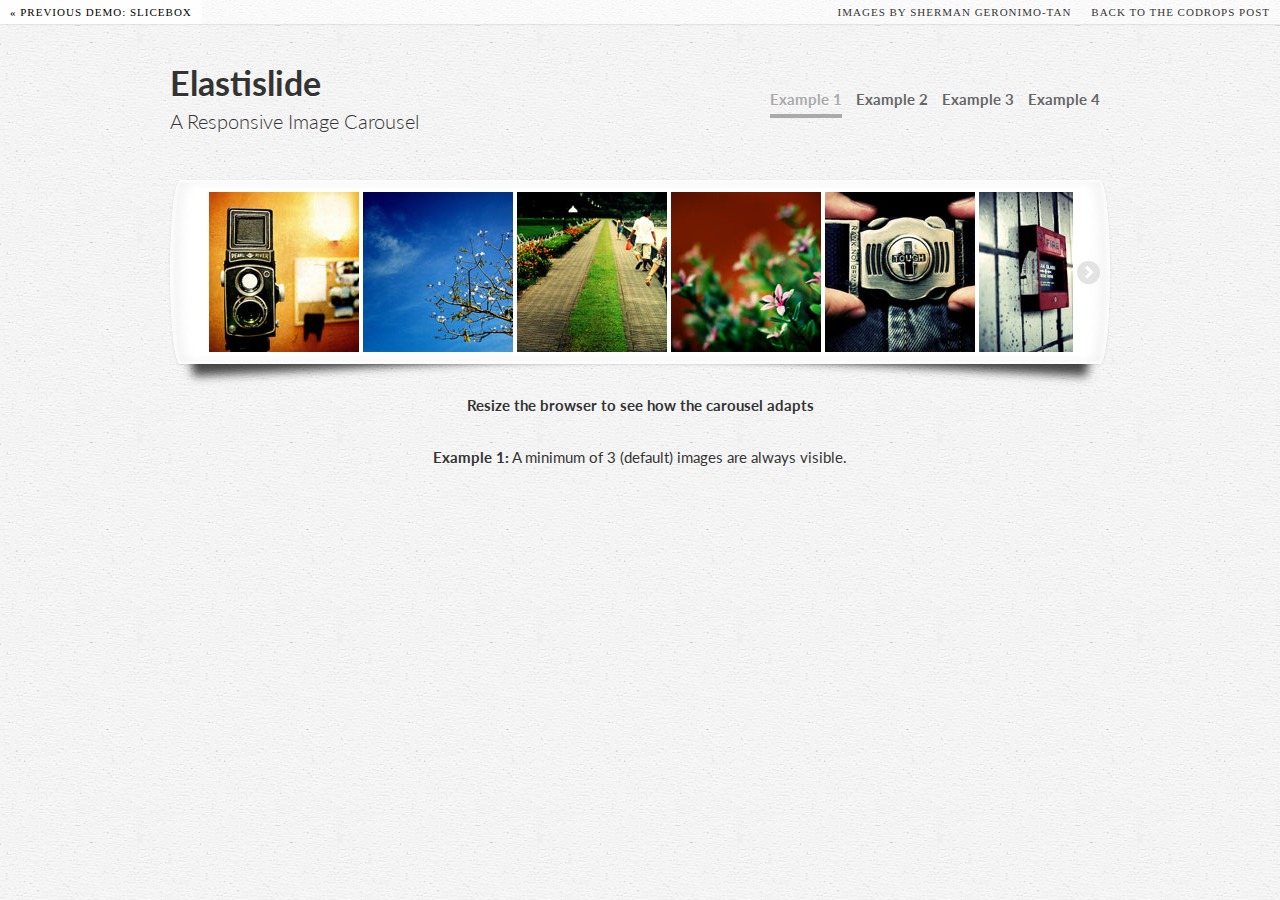
<file: Elastislide/index.html>
<!DOCTYPE html>
	<!--[if lt IE 7]><html class="no-js lt-ie9 lt-ie8 lt-ie7"><![endif]-->
	<!--[if IE 7]><html class="no-js lt-ie9 lt-ie8"><![endif]-->
	<!--[if IE 8]><html class="no-js lt-ie9"><![endif]-->
	<!--[if gt IE 8]><!--><html class="no-js"><!--<![endif]-->
    <head>
        <title>Elastislide - A Responsive Image Carousel</title>
		<meta charset="UTF-8" />
		<meta http-equiv="X-UA-Compatible" content="IE=edge,chrome=1"> 
		<meta name="viewport" content="width=device-width, initial-scale=1.0, maximum-scale=1.0, user-scalable=no"> 
        <meta name="keywords" content="carousel, jquery, responsive, fluid, elastic, resize, thumbnail, slider" />
		<meta name="author" content="Codrops" />
		<link rel="shortcut icon" href="../favicon.ico"> 
        <link rel="stylesheet" type="text/css" href="css/demo.css" />
		<link rel="stylesheet" type="text/css" href="css/elastislide.css" />
		<link rel="stylesheet" type="text/css" href="css/custom.css" />
		<script src="js/modernizr.custom.17475.js"></script>
    </head>
    <body>
		<div class="container demo-1">
			<!-- Codrops top bar -->
            <div class="codrops-top clearfix">
               <a href="http://tympanus.net/Development/Slicebox/"><strong>&laquo; Previous Demo: </strong>Slicebox</a>
                <span class="right">
                	<a href="http://www.flickr.com/people/smanography/" target="_blank">Images by Sherman Geronimo-Tan</a>
					<a href="http://tympanus.net/codrops/?p=5677"><strong>back to the Codrops post</strong></a>
                </span>
            </div><!--/ Codrops top bar -->

            <div class="main">
				<header class="clearfix">	
					<h1>Elastislide <span>A Responsive Image Carousel</span></h1>
					<nav class="codrops-demos">
						<a class="current-demo" href="index.html">Example 1</a>
						<a href="index2.html">Example 2</a>
						<a href="index3.html">Example 3</a>
						<a href="index4.html">Example 4</a>
					</nav>
				</header>

				<!-- Elastislide Carousel -->
				<ul id="carousel" class="elastislide-list">
					<li><a href="#"><img src="images/small/1.jpg" alt="image01" /></a></li>
					<li><a href="#"><img src="images/small/2.jpg" alt="image02" /></a></li>
					<li><a href="#"><img src="images/small/3.jpg" alt="image03" /></a></li>
					<li><a href="#"><img src="images/small/4.jpg" alt="image04" /></a></li>
					<li><a href="#"><img src="images/small/5.jpg" alt="image05" /></a></li>
					<li><a href="#"><img src="images/small/6.jpg" alt="image06" /></a></li>
					<li><a href="#"><img src="images/small/7.jpg" alt="image07" /></a></li>
					<li><a href="#"><img src="images/small/8.jpg" alt="image08" /></a></li>
					<li><a href="#"><img src="images/small/9.jpg" alt="image09" /></a></li>
					<li><a href="#"><img src="images/small/10.jpg" alt="image10" /></a></li>
					<li><a href="#"><img src="images/small/11.jpg" alt="image11" /></a></li>
					<li><a href="#"><img src="images/small/12.jpg" alt="image12" /></a></li>
					<li><a href="#"><img src="images/small/13.jpg" alt="image13" /></a></li>
					<li><a href="#"><img src="images/small/14.jpg" alt="image14" /></a></li>
					<li><a href="#"><img src="images/small/15.jpg" alt="image15" /></a></li>
					<li><a href="#"><img src="images/small/16.jpg" alt="image16" /></a></li>
					<li><a href="#"><img src="images/small/17.jpg" alt="image17" /></a></li>
					<li><a href="#"><img src="images/small/18.jpg" alt="image18" /></a></li>
					<li><a href="#"><img src="images/small/19.jpg" alt="image19" /></a></li>
					<li><a href="#"><img src="images/small/20.jpg" alt="image20" /></a></li>
				</ul>
				<!-- End Elastislide Carousel -->

				<p><strong>Resize the browser to see how the carousel adapts</strong></p>

				<p class="info"><strong>Example 1:</strong> A minimum of 3 (default) images are always visible.</p>
			</div>
		</div>
		<script type="text/javascript" src="http://ajax.googleapis.com/ajax/libs/jquery/1.8.2/jquery.min.js"></script>
		<script type="text/javascript" src="js/jquerypp.custom.js"></script>
		<script type="text/javascript" src="js/jquery.elastislide.js"></script>
		<script type="text/javascript">
			
			$( '#carousel' ).elastislide();
			
		</script>
    </body>
</html>
</file>
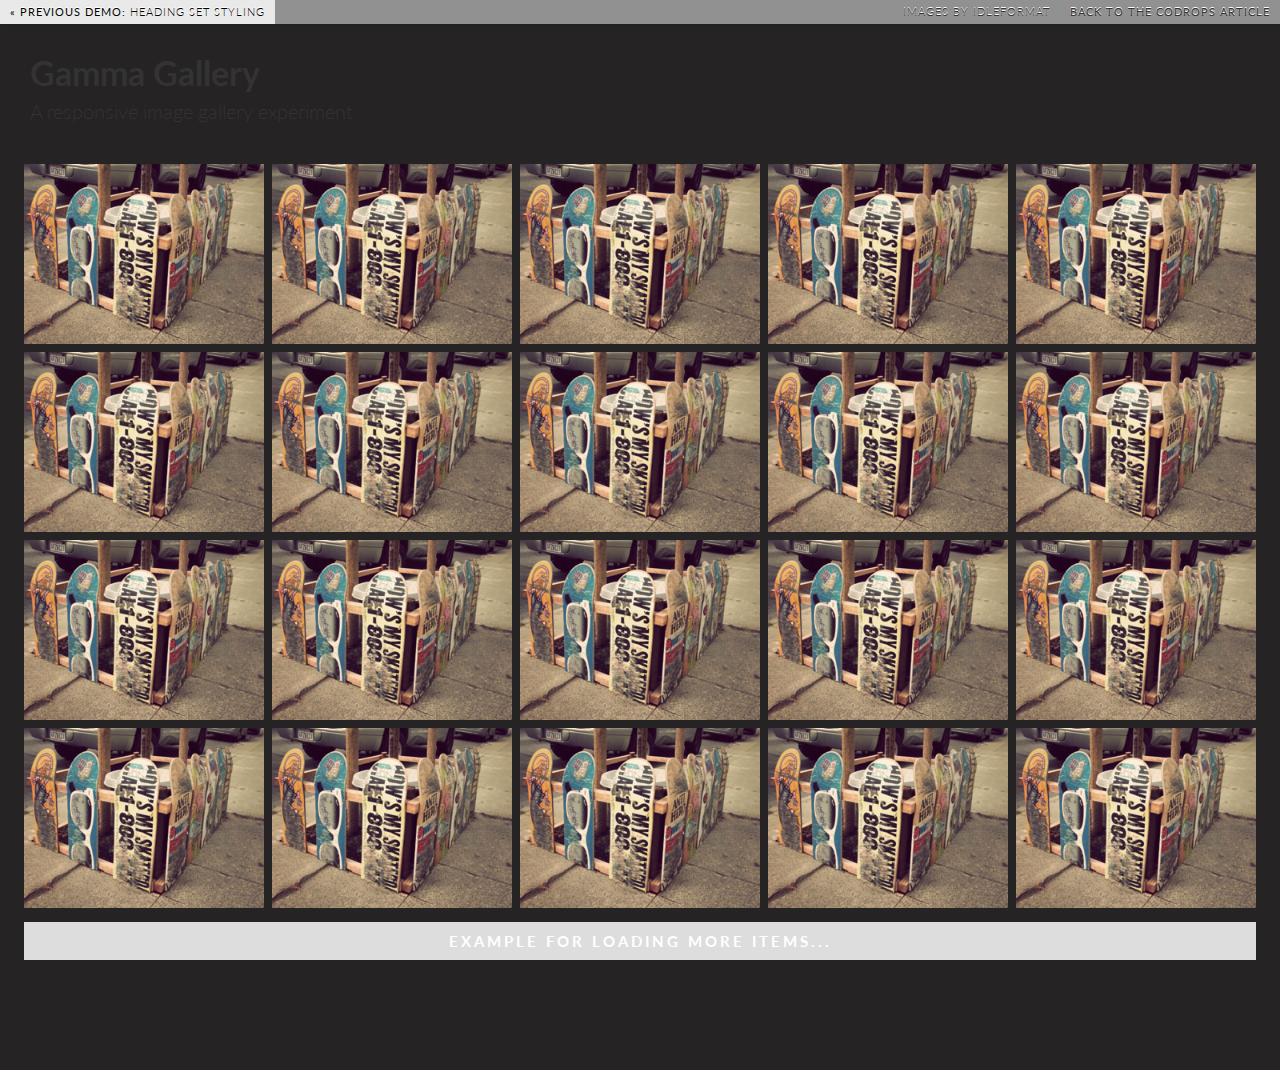
<file: GammaGallery-master/index.html>
<!DOCTYPE html>
<html lang="en">
    <head>
		<meta charset="UTF-8"/>
        <meta http-equiv="X-UA-Compatible" content="IE=edge,chrome=1"> 
		<meta name="viewport" content="width=device-width, initial-scale=1.0"> 
        <title>Gamma Gallery - A Responsive Image Gallery Experiment</title>
        <meta name="description" content="Gamma Gallery - A Responsive Image Gallery Experiment"/>
        <meta name="keywords" content="html5, responsive, image gallery, masonry, picture, images, sizes, fluid, history api, visibility api"/>
        <meta name="author" content="Codrops"/>
        <link rel="shortcut icon" href="../favicon.ico"> 
        <link rel="stylesheet" type="text/css" href="css/style.css"/>
		<script src="js/modernizr.custom.70736.js"></script>
		<noscript><link rel="stylesheet" type="text/css" href="css/noJS.css"/></noscript>
		<!--[if lte IE 7]><style>.main{display:none;} .support-note .note-ie{display:block;}</style><![endif]-->
    </head>
    <body>
        <div class="container">
		
			<!-- Codrops top bar -->
            <div class="codrops-top clearfix">
                <a href="http://tympanus.net/Tutorials/HeadingSets/">
                    <strong>&laquo; Previous Demo: </strong>Heading Set Styling
                </a>
                <span class="right">
                	<a href="http://www.idleformat.com/">Images by Idleformat</a>
                    <a href="http://tympanus.net/codrops/?p=11836">
                        <strong>Back to the Codrops Article</strong>
                    </a>
                </span>
            </div><!--/ Codrops top bar -->
			
			<div class="main">
				<header class="clearfix">
				
					<h1>Gamma Gallery<span>A responsive image gallery experiment</span></h1>

					<div class="support-note">
						<span class="note-ie">Sorry, only modern browsers.</span>
					</div>
					
				</header>
				
				<div class="gamma-container gamma-loading" id="gamma-container">

					<ul class="gamma-gallery">

						<li>
							<div data-alt="img03" data-description="<h3>Sky high</h3>" data-max-width="1800" data-max-height="1350">
								<div data-src="images/xxxlarge/3.jpg" data-min-width="1300"></div>
								<div data-src="images/xxlarge/3.jpg" data-min-width="1000"></div>
								<div data-src="images/xlarge/3.jpg" data-min-width="700"></div>
								<div data-src="images/large/3.jpg" data-min-width="300"></div>
								<div data-src="images/medium/3.jpg" data-min-width="200"></div>
								<div data-src="images/small/3.jpg" data-min-width="140"></div>
								<div data-src="images/xsmall/3.jpg"></div>
								<noscript>
									<img src="images/xsmall/3.jpg" alt="img03"/>
								</noscript>
							</div>
						</li>
						<li>
							<div data-alt="img03" data-description="<h3>Sky high</h3>" data-max-width="1800" data-max-height="1350">
								<div data-src="images/xxxlarge/3.jpg" data-min-width="1300"></div>
								<div data-src="images/xxlarge/3.jpg" data-min-width="1000"></div>
								<div data-src="images/xlarge/3.jpg" data-min-width="700"></div>
								<div data-src="images/large/3.jpg" data-min-width="300"></div>
								<div data-src="images/medium/3.jpg" data-min-width="200"></div>
								<div data-src="images/small/3.jpg" data-min-width="140"></div>
								<div data-src="images/xsmall/3.jpg"></div>
								<noscript>
									<img src="images/xsmall/3.jpg" alt="img03"/>
								</noscript>
							</div>
						</li>
						<li>
							<div data-alt="img03" data-description="<h3>Sky high</h3>" data-max-width="1800" data-max-height="1350">
								<div data-src="images/xxxlarge/3.jpg" data-min-width="1300"></div>
								<div data-src="images/xxlarge/3.jpg" data-min-width="1000"></div>
								<div data-src="images/xlarge/3.jpg" data-min-width="700"></div>
								<div data-src="images/large/3.jpg" data-min-width="300"></div>
								<div data-src="images/medium/3.jpg" data-min-width="200"></div>
								<div data-src="images/small/3.jpg" data-min-width="140"></div>
								<div data-src="images/xsmall/3.jpg"></div>
								<noscript>
									<img src="images/xsmall/3.jpg" alt="img03"/>
								</noscript>
							</div>
						</li>
						<li>
							<div data-alt="img03" data-description="<h3>Sky high</h3>" data-max-width="1800" data-max-height="1350">
								<div data-src="images/xxxlarge/3.jpg" data-min-width="1300"></div>
								<div data-src="images/xxlarge/3.jpg" data-min-width="1000"></div>
								<div data-src="images/xlarge/3.jpg" data-min-width="700"></div>
								<div data-src="images/large/3.jpg" data-min-width="300"></div>
								<div data-src="images/medium/3.jpg" data-min-width="200"></div>
								<div data-src="images/small/3.jpg" data-min-width="140"></div>
								<div data-src="images/xsmall/3.jpg"></div>
								<noscript>
									<img src="images/xsmall/3.jpg" alt="img03"/>
								</noscript>
							</div>
						</li>
						<li>
							<div data-alt="img03" data-description="<h3>Sky high</h3>" data-max-width="1800" data-max-height="1350">
								<div data-src="images/xxxlarge/3.jpg" data-min-width="1300"></div>
								<div data-src="images/xxlarge/3.jpg" data-min-width="1000"></div>
								<div data-src="images/xlarge/3.jpg" data-min-width="700"></div>
								<div data-src="images/large/3.jpg" data-min-width="300"></div>
								<div data-src="images/medium/3.jpg" data-min-width="200"></div>
								<div data-src="images/small/3.jpg" data-min-width="140"></div>
								<div data-src="images/xsmall/3.jpg"></div>
								<noscript>
									<img src="images/xsmall/3.jpg" alt="img03"/>
								</noscript>
							</div>
						</li>
						<li>
							<div data-alt="img03" data-description="<h3>Sky high</h3>" data-max-width="1800" data-max-height="1350">
								<div data-src="images/xxxlarge/3.jpg" data-min-width="1300"></div>
								<div data-src="images/xxlarge/3.jpg" data-min-width="1000"></div>
								<div data-src="images/xlarge/3.jpg" data-min-width="700"></div>
								<div data-src="images/large/3.jpg" data-min-width="300"></div>
								<div data-src="images/medium/3.jpg" data-min-width="200"></div>
								<div data-src="images/small/3.jpg" data-min-width="140"></div>
								<div data-src="images/xsmall/3.jpg"></div>
								<noscript>
									<img src="images/xsmall/3.jpg" alt="img03"/>
								</noscript>
							</div>
						</li>
						<li>
							<div data-alt="img03" data-description="<h3>Sky high</h3>" data-max-width="1800" data-max-height="1350">
								<div data-src="images/xxxlarge/3.jpg" data-min-width="1300"></div>
								<div data-src="images/xxlarge/3.jpg" data-min-width="1000"></div>
								<div data-src="images/xlarge/3.jpg" data-min-width="700"></div>
								<div data-src="images/large/3.jpg" data-min-width="300"></div>
								<div data-src="images/medium/3.jpg" data-min-width="200"></div>
								<div data-src="images/small/3.jpg" data-min-width="140"></div>
								<div data-src="images/xsmall/3.jpg"></div>
								<noscript>
									<img src="images/xsmall/3.jpg" alt="img03"/>
								</noscript>
							</div>
						</li>
						<li>
							<div data-alt="img03" data-description="<h3>Sky high</h3>" data-max-width="1800" data-max-height="1350">
								<div data-src="images/xxxlarge/3.jpg" data-min-width="1300"></div>
								<div data-src="images/xxlarge/3.jpg" data-min-width="1000"></div>
								<div data-src="images/xlarge/3.jpg" data-min-width="700"></div>
								<div data-src="images/large/3.jpg" data-min-width="300"></div>
								<div data-src="images/medium/3.jpg" data-min-width="200"></div>
								<div data-src="images/small/3.jpg" data-min-width="140"></div>
								<div data-src="images/xsmall/3.jpg"></div>
								<noscript>
									<img src="images/xsmall/3.jpg" alt="img03"/>
								</noscript>
							</div>
						</li>
						<li>
							<div data-alt="img03" data-description="<h3>Sky high</h3>" data-max-width="1800" data-max-height="1350">
								<div data-src="images/xxxlarge/3.jpg" data-min-width="1300"></div>
								<div data-src="images/xxlarge/3.jpg" data-min-width="1000"></div>
								<div data-src="images/xlarge/3.jpg" data-min-width="700"></div>
								<div data-src="images/large/3.jpg" data-min-width="300"></div>
								<div data-src="images/medium/3.jpg" data-min-width="200"></div>
								<div data-src="images/small/3.jpg" data-min-width="140"></div>
								<div data-src="images/xsmall/3.jpg"></div>
								<noscript>
									<img src="images/xsmall/3.jpg" alt="img03"/>
								</noscript>
							</div>
						</li>
						<li>
							<div data-alt="img03" data-description="<h3>Sky high</h3>" data-max-width="1800" data-max-height="1350">
								<div data-src="images/xxxlarge/3.jpg" data-min-width="1300"></div>
								<div data-src="images/xxlarge/3.jpg" data-min-width="1000"></div>
								<div data-src="images/xlarge/3.jpg" data-min-width="700"></div>
								<div data-src="images/large/3.jpg" data-min-width="300"></div>
								<div data-src="images/medium/3.jpg" data-min-width="200"></div>
								<div data-src="images/small/3.jpg" data-min-width="140"></div>
								<div data-src="images/xsmall/3.jpg"></div>
								<noscript>
									<img src="images/xsmall/3.jpg" alt="img03"/>
								</noscript>
							</div>
						</li>
						<li>
							<div data-alt="img03" data-description="<h3>Sky high</h3>" data-max-width="1800" data-max-height="1350">
								<div data-src="images/xxxlarge/3.jpg" data-min-width="1300"></div>
								<div data-src="images/xxlarge/3.jpg" data-min-width="1000"></div>
								<div data-src="images/xlarge/3.jpg" data-min-width="700"></div>
								<div data-src="images/large/3.jpg" data-min-width="300"></div>
								<div data-src="images/medium/3.jpg" data-min-width="200"></div>
								<div data-src="images/small/3.jpg" data-min-width="140"></div>
								<div data-src="images/xsmall/3.jpg"></div>
								<noscript>
									<img src="images/xsmall/3.jpg" alt="img03"/>
								</noscript>
							</div>
						</li>
						<li>
							<div data-alt="img03" data-description="<h3>Sky high</h3>" data-max-width="1800" data-max-height="1350">
								<div data-src="images/xxxlarge/3.jpg" data-min-width="1300"></div>
								<div data-src="images/xxlarge/3.jpg" data-min-width="1000"></div>
								<div data-src="images/xlarge/3.jpg" data-min-width="700"></div>
								<div data-src="images/large/3.jpg" data-min-width="300"></div>
								<div data-src="images/medium/3.jpg" data-min-width="200"></div>
								<div data-src="images/small/3.jpg" data-min-width="140"></div>
								<div data-src="images/xsmall/3.jpg"></div>
								<noscript>
									<img src="images/xsmall/3.jpg" alt="img03"/>
								</noscript>
							</div>
						</li>
						<li>
							<div data-alt="img03" data-description="<h3>Sky high</h3>" data-max-width="1800" data-max-height="1350">
								<div data-src="images/xxxlarge/3.jpg" data-min-width="1300"></div>
								<div data-src="images/xxlarge/3.jpg" data-min-width="1000"></div>
								<div data-src="images/xlarge/3.jpg" data-min-width="700"></div>
								<div data-src="images/large/3.jpg" data-min-width="300"></div>
								<div data-src="images/medium/3.jpg" data-min-width="200"></div>
								<div data-src="images/small/3.jpg" data-min-width="140"></div>
								<div data-src="images/xsmall/3.jpg"></div>
								<noscript>
									<img src="images/xsmall/3.jpg" alt="img03"/>
								</noscript>
							</div>
						</li>
						<li>
							<div data-alt="img03" data-description="<h3>Sky high</h3>" data-max-width="1800" data-max-height="1350">
								<div data-src="images/xxxlarge/3.jpg" data-min-width="1300"></div>
								<div data-src="images/xxlarge/3.jpg" data-min-width="1000"></div>
								<div data-src="images/xlarge/3.jpg" data-min-width="700"></div>
								<div data-src="images/large/3.jpg" data-min-width="300"></div>
								<div data-src="images/medium/3.jpg" data-min-width="200"></div>
								<div data-src="images/small/3.jpg" data-min-width="140"></div>
								<div data-src="images/xsmall/3.jpg"></div>
								<noscript>
									<img src="images/xsmall/3.jpg" alt="img03"/>
								</noscript>
							</div>
						</li>
						<li>
							<div data-alt="img03" data-description="<h3>Sky high</h3>" data-max-width="1800" data-max-height="1350">
								<div data-src="images/xxxlarge/3.jpg" data-min-width="1300"></div>
								<div data-src="images/xxlarge/3.jpg" data-min-width="1000"></div>
								<div data-src="images/xlarge/3.jpg" data-min-width="700"></div>
								<div data-src="images/large/3.jpg" data-min-width="300"></div>
								<div data-src="images/medium/3.jpg" data-min-width="200"></div>
								<div data-src="images/small/3.jpg" data-min-width="140"></div>
								<div data-src="images/xsmall/3.jpg"></div>
								<noscript>
									<img src="images/xsmall/3.jpg" alt="img03"/>
								</noscript>
							</div>
						</li>
						<li>
							<div data-alt="img03" data-description="<h3>Sky high</h3>" data-max-width="1800" data-max-height="1350">
								<div data-src="images/xxxlarge/3.jpg" data-min-width="1300"></div>
								<div data-src="images/xxlarge/3.jpg" data-min-width="1000"></div>
								<div data-src="images/xlarge/3.jpg" data-min-width="700"></div>
								<div data-src="images/large/3.jpg" data-min-width="300"></div>
								<div data-src="images/medium/3.jpg" data-min-width="200"></div>
								<div data-src="images/small/3.jpg" data-min-width="140"></div>
								<div data-src="images/xsmall/3.jpg"></div>
								<noscript>
									<img src="images/xsmall/3.jpg" alt="img03"/>
								</noscript>
							</div>
						</li>
						<li>
							<div data-alt="img03" data-description="<h3>Sky high</h3>" data-max-width="1800" data-max-height="1350">
								<div data-src="images/xxxlarge/3.jpg" data-min-width="1300"></div>
								<div data-src="images/xxlarge/3.jpg" data-min-width="1000"></div>
								<div data-src="images/xlarge/3.jpg" data-min-width="700"></div>
								<div data-src="images/large/3.jpg" data-min-width="300"></div>
								<div data-src="images/medium/3.jpg" data-min-width="200"></div>
								<div data-src="images/small/3.jpg" data-min-width="140"></div>
								<div data-src="images/xsmall/3.jpg"></div>
								<noscript>
									<img src="images/xsmall/3.jpg" alt="img03"/>
								</noscript>
							</div>
						</li>
						<li>
							<div data-alt="img03" data-description="<h3>Sky high</h3>" data-max-width="1800" data-max-height="1350">
								<div data-src="images/xxxlarge/3.jpg" data-min-width="1300"></div>
								<div data-src="images/xxlarge/3.jpg" data-min-width="1000"></div>
								<div data-src="images/xlarge/3.jpg" data-min-width="700"></div>
								<div data-src="images/large/3.jpg" data-min-width="300"></div>
								<div data-src="images/medium/3.jpg" data-min-width="200"></div>
								<div data-src="images/small/3.jpg" data-min-width="140"></div>
								<div data-src="images/xsmall/3.jpg"></div>
								<noscript>
									<img src="images/xsmall/3.jpg" alt="img03"/>
								</noscript>
							</div>
						</li>
						<li>
							<div data-alt="img03" data-description="<h3>Sky high</h3>" data-max-width="1800" data-max-height="1350">
								<div data-src="images/xxxlarge/3.jpg" data-min-width="1300"></div>
								<div data-src="images/xxlarge/3.jpg" data-min-width="1000"></div>
								<div data-src="images/xlarge/3.jpg" data-min-width="700"></div>
								<div data-src="images/large/3.jpg" data-min-width="300"></div>
								<div data-src="images/medium/3.jpg" data-min-width="200"></div>
								<div data-src="images/small/3.jpg" data-min-width="140"></div>
								<div data-src="images/xsmall/3.jpg"></div>
								<noscript>
									<img src="images/xsmall/3.jpg" alt="img03"/>
								</noscript>
							</div>
						</li>
						<li>
							<div data-alt="img03" data-description="<h3>Sky high</h3>" data-max-width="1800" data-max-height="1350">
								<div data-src="images/xxxlarge/3.jpg" data-min-width="1300"></div>
								<div data-src="images/xxlarge/3.jpg" data-min-width="1000"></div>
								<div data-src="images/xlarge/3.jpg" data-min-width="700"></div>
								<div data-src="images/large/3.jpg" data-min-width="300"></div>
								<div data-src="images/medium/3.jpg" data-min-width="200"></div>
								<div data-src="images/small/3.jpg" data-min-width="140"></div>
								<div data-src="images/xsmall/3.jpg"></div>
								<noscript>
									<img src="images/xsmall/3.jpg" alt="img03"/>
								</noscript>
							</div>
						</li>
					</ul>

					<div class="gamma-overlay"></div>

					<div id="loadmore" class="loadmore">Example for loading more items...</div>

				</div>

			</div><!--/main-->
		</div>
		<script src="https://ajax.googleapis.com/ajax/libs/jquery/1.8.2/jquery.min.js"></script>
		<script src="js/jquery.masonry.min.js"></script>
		<script src="js/jquery.history.js"></script>
		<script src="js/js-url.min.js"></script>
		<script src="js/jquerypp.custom.js"></script>
		<script src="js/gamma.js"></script>
		<script type="text/javascript">
			
			$(function() {

				var GammaSettings = {
						// order is important!
						viewport : [ {
							width : 1200,
							columns : 5
						}, {
							width : 900,
							columns : 4
						}, {
							width : 500,
							columns : 3
						}, { 
							width : 320,
							columns : 2
						}, { 
							width : 0,
							columns : 2
						} ]
				};

				Gamma.init( GammaSettings, fncallback );


				// Example how to add more items (just a dummy):

				var page = 0,
					items = ['<li><div data-alt="img03" data-description="<h3>Sky high</h3>" data-max-width="1800" data-max-height="1350"><div data-src="images/xxxlarge/3.jpg" data-min-width="1300"></div><div data-src="images/xxlarge/3.jpg" data-min-width="1000"></div><div data-src="images/xlarge/3.jpg" data-min-width="700"></div><div data-src="images/large/3.jpg" data-min-width="300"></div><div data-src="images/medium/3.jpg" data-min-width="200"></div><div data-src="images/small/3.jpg" data-min-width="140"></div><div data-src="images/xsmall/3.jpg"></div><noscript><img src="images/xsmall/3.jpg" alt="img03"/></noscript></div></li><li><div data-alt="img03" data-description="<h3>Sky high</h3>" data-max-width="1800" data-max-height="1350"><div data-src="images/xxxlarge/3.jpg" data-min-width="1300"></div><div data-src="images/xxlarge/3.jpg" data-min-width="1000"></div><div data-src="images/xlarge/3.jpg" data-min-width="700"></div><div data-src="images/large/3.jpg" data-min-width="300"></div><div data-src="images/medium/3.jpg" data-min-width="200"></div><div data-src="images/small/3.jpg" data-min-width="140"></div><div data-src="images/xsmall/3.jpg"></div><noscript><img src="images/xsmall/3.jpg" alt="img03"/></noscript></div></li><li><div data-alt="img03" data-description="<h3>Sky high</h3>" data-max-width="1800" data-max-height="1350"><div data-src="images/xxxlarge/3.jpg" data-min-width="1300"></div><div data-src="images/xxlarge/3.jpg" data-min-width="1000"></div><div data-src="images/xlarge/3.jpg" data-min-width="700"></div><div data-src="images/large/3.jpg" data-min-width="300"></div><div data-src="images/medium/3.jpg" data-min-width="200"></div><div data-src="images/small/3.jpg" data-min-width="140"></div><div data-src="images/xsmall/3.jpg"></div><noscript><img src="images/xsmall/3.jpg" alt="img03"/></noscript></div></li><li><div data-alt="img03" data-description="<h3>Sky high</h3>" data-max-width="1800" data-max-height="1350"><div data-src="images/xxxlarge/3.jpg" data-min-width="1300"></div><div data-src="images/xxlarge/3.jpg" data-min-width="1000"></div><div data-src="images/xlarge/3.jpg" data-min-width="700"></div><div data-src="images/large/3.jpg" data-min-width="300"></div><div data-src="images/medium/3.jpg" data-min-width="200"></div><div data-src="images/small/3.jpg" data-min-width="140"></div><div data-src="images/xsmall/3.jpg"></div><noscript><img src="images/xsmall/3.jpg" alt="img03"/></noscript></div></li><li><div data-alt="img03" data-description="<h3>Sky high</h3>" data-max-width="1800" data-max-height="1350"><div data-src="images/xxxlarge/3.jpg" data-min-width="1300"></div><div data-src="images/xxlarge/3.jpg" data-min-width="1000"></div><div data-src="images/xlarge/3.jpg" data-min-width="700"></div><div data-src="images/large/3.jpg" data-min-width="300"></div><div data-src="images/medium/3.jpg" data-min-width="200"></div><div data-src="images/small/3.jpg" data-min-width="140"></div><div data-src="images/xsmall/3.jpg"></div><noscript><img src="images/xsmall/3.jpg" alt="img03"/></noscript></div></li>']

				function fncallback() {

					$( '#loadmore' ).show().on( 'click', function() {

						++page;
						var newitems = items[page-1]
						if( page <= 1 ) {
							
							Gamma.add( $( newitems ) );

						}
						if( page === 1 ) {

							$( this ).remove();

						}

					} );

				}

			});

		</script>	
	</body>
</html>
</file>
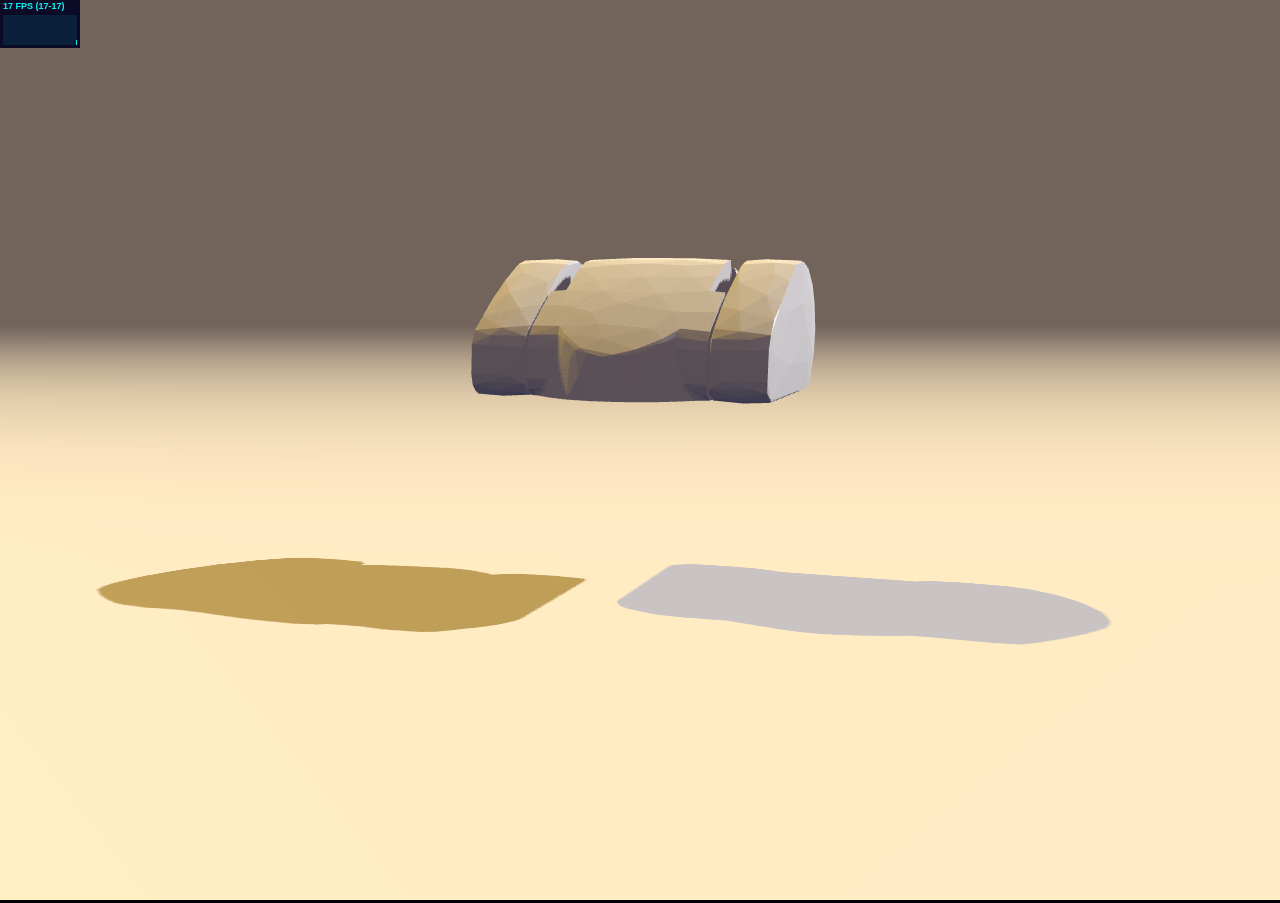
<file: 3D.html>
<!DOCTYPE html>
<html lang="en">
<head>
    <title>three.js webgl - STL</title>
    <meta charset="utf-8">
    <meta name="viewport" content="width=device-width, user-scalable=no, minimum-scale=1.0, maximum-scale=1.0">
    <style>
        body {
            font-family: Monospace;
            background-color: #000000;
            margin: 0px;
            overflow: hidden;
        }

        #info {
            color: #fff;
            position: absolute;
            top: 10px;
            width: 100%;
            text-align: center;
            z-index: 100;
            display: block;

        }

        a {
            color: skyblue
        }

        .button {
            background: #999;
            color: #eee;
            padding: 0.2em 0.5em;
            cursor: pointer
        }

        .highlight {
            background: orange;
            color: #fff;
        }

        span {
            display: inline-block;
            width: 60px;
            float: left;
            text-align: center;
        }

    </style>
</head>
<body>

<script src="vendor/three/three.min.js"></script>

<script src="vendor/three/STLLoader.js"></script>

<script src="vendor/three/Detector.js"></script>
<script src="vendor/three/stats.min.js"></script>

<script>

    if (!Detector.webgl) Detector.addGetWebGLMessage();

    var container, stats;

    var camera, cameraTarget, scene, renderer;

    init();
    animate();

    function init() {

        container = document.createElement('div');
        document.body.appendChild(container);

        camera = new THREE.PerspectiveCamera(35, window.innerWidth / window.innerHeight, 1, 15);
        camera.position.set(3, 0.15, 3);

        cameraTarget = new THREE.Vector3(0, -0.25, 0);

        scene = new THREE.Scene();
        scene.fog = new THREE.Fog(0x72645b, 2, 15);


        // Ground

        var plane = new THREE.Mesh(
                new THREE.PlaneBufferGeometry(40, 40),
                new THREE.MeshPhongMaterial({color: 0x999999, specular: 0x101010})
        );
        plane.rotation.x = -Math.PI / 2;
        plane.position.y = -0.5;
        scene.add(plane);

        plane.receiveShadow = true;


        // Binary files

        var material = new THREE.MeshPhongMaterial({color: 0xAAAAAA, specular: 0x111111, shininess: 200});

        var loader = new THREE.STLLoader();
        loader.load('./models/stl/pr2_head_pan.stl', function (geometry) {

            var mesh = new THREE.Mesh(geometry, material);

            mesh.position.set(0, 0, 0);
            mesh.rotation.set(-Math.PI / 2, 0, 0);
            mesh.scale.set(2, 2, 2);

            mesh.castShadow = true;
            mesh.receiveShadow = true;

            scene.add(mesh);

        });


        // Lights

        scene.add(new THREE.HemisphereLight(0x443333, 0x111122));

        addShadowedLight(1, 1, 1, 0xffffff, 1.35);
        addShadowedLight(0.5, 1, -1, 0xffaa00, 1);
        // renderer

        renderer = new THREE.WebGLRenderer({antialias: true});
        renderer.setClearColor(scene.fog.color);
        renderer.setPixelRatio(window.devicePixelRatio);
        renderer.setSize(window.innerWidth, window.innerHeight);

        renderer.gammaInput = true;
        renderer.gammaOutput = true;

        renderer.shadowMap.enabled = true;
        renderer.shadowMap.renderReverseSided = false;

        container.appendChild(renderer.domElement);

        // stats

        stats = new Stats();
        container.appendChild(stats.dom);

        //

        window.addEventListener('resize', onWindowResize, false);

    }

    function addShadowedLight(x, y, z, color, intensity) {

        var directionalLight = new THREE.DirectionalLight(color, intensity);
        directionalLight.position.set(x, y, z);
        scene.add(directionalLight);

        directionalLight.castShadow = true;

        var d = 1;
        directionalLight.shadow.camera.left = -d;
        directionalLight.shadow.camera.right = d;
        directionalLight.shadow.camera.top = d;
        directionalLight.shadow.camera.bottom = -d;

        directionalLight.shadow.camera.near = 1;
        directionalLight.shadow.camera.far = 4;

        directionalLight.shadow.mapSize.width = 1024;
        directionalLight.shadow.mapSize.height = 1024;

        directionalLight.shadow.bias = -0.005;

    }

    function onWindowResize() {

        camera.aspect = window.innerWidth / window.innerHeight;
        camera.updateProjectionMatrix();

        renderer.setSize(window.innerWidth, window.innerHeight);

    }

    function animate() {

        requestAnimationFrame(animate);

        render();
        stats.update();

    }

    function render() {

        var timer = Date.now() * 0.0005;

        camera.position.x = Math.cos(timer) * 3;
        camera.position.z = Math.sin(timer) * 3;

        camera.lookAt(cameraTarget);

        renderer.render(scene, camera);

    }

</script>
</body>
</html>
</file>
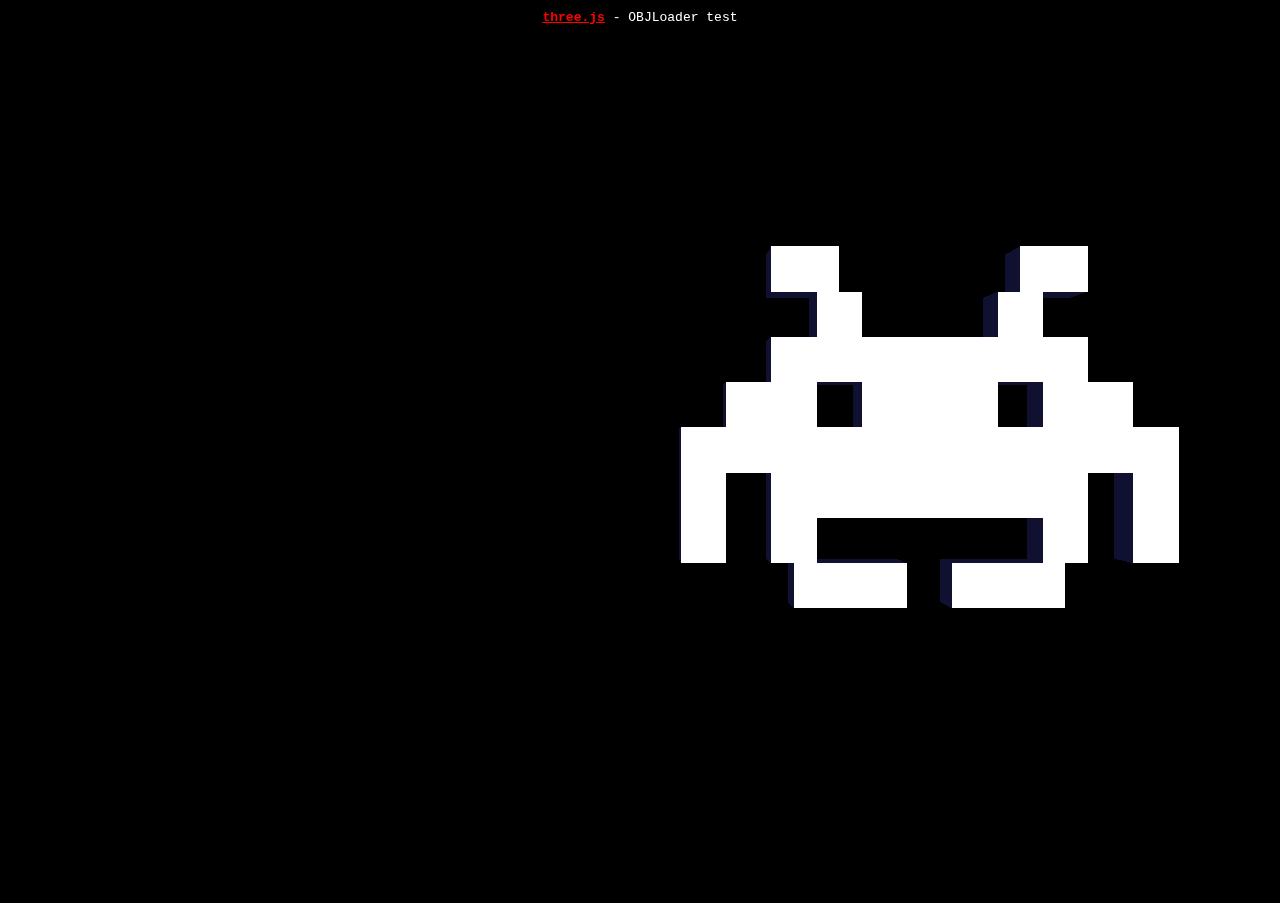
<file: object.html>
<!DOCTYPE html>
<html lang="en">
<head>
    <title>three.js webgl - loaders - OBJ loader</title>
    <meta charset="utf-8">
    <meta name="viewport" content="width=device-width, user-scalable=no, minimum-scale=1.0, maximum-scale=1.0">
    <style>
        body {
            font-family: Monospace;
            background-color: #000;
            color: #fff;
            margin: 0px;
            overflow: hidden;
        }

        #info {
            color: #fff;
            position: absolute;
            top: 10px;
            width: 100%;
            text-align: center;
            z-index: 100;
            display: block;
        }

        #info a, .button {
            color: #f00;
            font-weight: bold;
            text-decoration: underline;
            cursor: pointer
        }
    </style>
</head>

<body>
<div id="info">
    <a href="http://threejs.org" target="_blank">three.js</a> - OBJLoader test
</div>

<script src="vendor/three/three.min.js"></script>
<script src="vendor/three/OBJLoader.js"></script>

<script>

    var container;

    var camera, scene, renderer;

    var mouseX = 0, mouseY = 0;

    var windowHalfX = window.innerWidth / 2;
    var windowHalfY = window.innerHeight / 2;


    init();
    animate();


    function init() {

        container = document.createElement('div');
        document.body.appendChild(container);

        camera = new THREE.PerspectiveCamera(45, window.innerWidth / window.innerHeight, 1, 2000);
        camera.position.z = 250;

        // scene

        scene = new THREE.Scene();

        var ambient = new THREE.AmbientLight(0x101030);
        scene.add(ambient);

        var directionalLight = new THREE.DirectionalLight(0xffeedd);
        directionalLight.position.set(0, 0, 1);
        scene.add(directionalLight);

        // texture

        var manager = new THREE.LoadingManager();
        manager.onProgress = function (item, loaded, total) {

            console.log(item, loaded, total);

        };

        var texture = new THREE.Texture();

        var onProgress = function (xhr) {
            if (xhr.lengthComputable) {
                var percentComplete = xhr.loaded / xhr.total * 100;
                console.log(Math.round(percentComplete, 2) + '% downloaded');
            }
        };

        var onError = function (xhr) {
        };


        var loader = new THREE.ImageLoader(manager);
        loader.load('textures/UV_Grid_Sm.jpg', function (image) {

            texture.image = image;
            texture.needsUpdate = true;

        });

        // model

        var loader = new THREE.OBJLoader(manager);
        loader.load('models/object/tinker.obj', function (object) {

            object.traverse(function (child) {

                if (child instanceof THREE.Mesh) {

                    child.material.map = texture;

                }

            });

            object.position.y = -95;
            scene.add(object);

        }, onProgress, onError);

        //

        renderer = new THREE.WebGLRenderer();
        renderer.setPixelRatio(window.devicePixelRatio);
        renderer.setSize(window.innerWidth, window.innerHeight);
        container.appendChild(renderer.domElement);

        document.addEventListener('mousemove', onDocumentMouseMove, false);

        //

        window.addEventListener('resize', onWindowResize, false);

    }

    function onWindowResize() {

        windowHalfX = window.innerWidth / 2;
        windowHalfY = window.innerHeight / 2;

        camera.aspect = window.innerWidth / window.innerHeight;
        camera.updateProjectionMatrix();

        renderer.setSize(window.innerWidth, window.innerHeight);

    }

    function onDocumentMouseMove(event) {

        mouseX = ( event.clientX - windowHalfX ) / 2;
        mouseY = ( event.clientY - windowHalfY ) / 2;

    }

    //

    function animate() {

        requestAnimationFrame(animate);
        render();

    }

    function render() {

        camera.position.x += ( mouseX - camera.position.x ) * .05;
        camera.position.y += ( -mouseY - camera.position.y ) * .05;

        camera.lookAt(scene.position);

        renderer.render(scene, camera);

    }

</script>

</body>
</html>
</file>
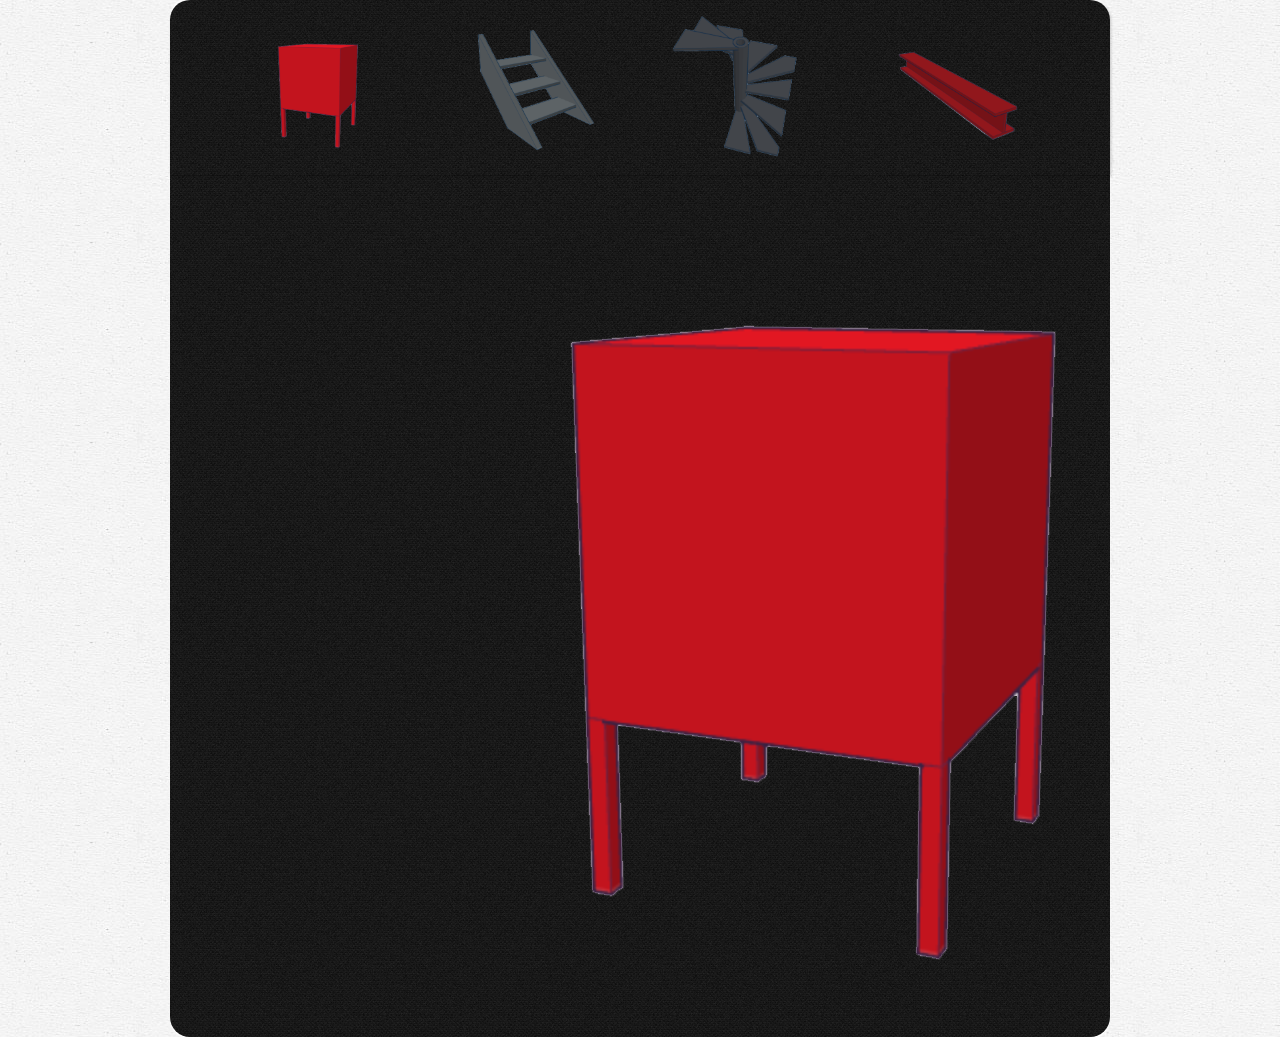
<file: slider.html>
<!DOCTYPE html>
	<!--[if lt IE 7]><html class="no-js lt-ie9 lt-ie8 lt-ie7"><![endif]-->
	<!--[if IE 7]><html class="no-js lt-ie9 lt-ie8"><![endif]-->
	<!--[if IE 8]><html class="no-js lt-ie9"><![endif]-->
	<!--[if gt IE 8]><!--><html class="no-js"><!--<![endif]-->
    <head>
        <title>Elastislide - A Responsive Image Carousel</title>
		<meta charset="UTF-8" />
		<meta http-equiv="X-UA-Compatible" content="IE=edge,chrome=1"> 
		<meta name="viewport" content="width=device-width, initial-scale=1.0, maximum-scale=1.0, user-scalable=no"> 
        <meta name="description" content="Elastislide - A Responsive Image Carousel" />
        <meta name="keywords" content="carousel, jquery, responsive, fluid, elastic, resize, thumbnail, slider" />
		<meta name="author" content="Codrops" />
		<link rel="shortcut icon" href="../favicon.ico"> 
        <link rel="stylesheet" type="text/css" href="Elastislide/css/demo.css" />
		<link rel="stylesheet" type="text/css" href="Elastislide/css/elastislide.css" />
		<link rel="stylesheet" type="text/css" href="Elastislide/css/custom.css" />
		<script src="Elastislide/js/modernizr.custom.17475.js"></script>
    </head>
    <body>
		<div class="container demo-4">

            <div class="main">

				<div class="gallery">
					<!-- Elastislide Carousel -->
					<ul id="carousel" class="elastislide-list">
						<li data-preview="model3D/coffre.png"><a href="#"><img src="model3D/coffre.png" alt="image04" /></a></li>
						<li data-preview="model3D/escabot.png"><a href="#"><img src="model3D/escabot.png" alt="image05" /></a></li>
						<li data-preview="model3D/escalier.png"><a href="#"><img src="model3D/escalier.png" alt="image06" /></a></li>
						<li data-preview="model3D/poutre.png"><a href="#"><img src="model3D/poutre.png" alt="image07" /></a></li>
					</ul>
					<!-- End Elastislide Carousel -->

					<div class="image-preview">
						<img id="preview" src="/model3D/coffre.png" />
					</div>
				</div>
			</div>
		</div>
		
    </body>
        
        <script type="text/javascript" src="http://ajax.googleapis.com/ajax/libs/jquery/1.8.2/jquery.min.js"></script>
		<script type="text/javascript" src="Elastislide/js/jquerypp.custom.js"></script>
		<script type="text/javascript" src="Elastislide/js/jquery.elastislide.js"></script>
		<script type="text/javascript">
			
			// example how to integrate with a previewer
			var current = 0,
				$preview = $( '#preview' ),
				$carouselEl = $( '#carousel' ),
				$carouselItems = $carouselEl.children(),
				carousel = $carouselEl.elastislide( {
					current : current,
					minItems : 4,
					onClick : function( el, pos, evt ) {
						changeImage( el, pos );
						evt.preventDefault();
					},
					onReady : function() {
						changeImage( $carouselItems.eq( current ), current );
						
					}
				} );
			function changeImage( el, pos ) {
				$preview.attr( 'src', el.data( 'preview' ) );
				$carouselItems.removeClass( 'current-img' );
				el.addClass( 'current-img' );
				carousel.setCurrent( pos );
			}
		</script>
</html>
</file>
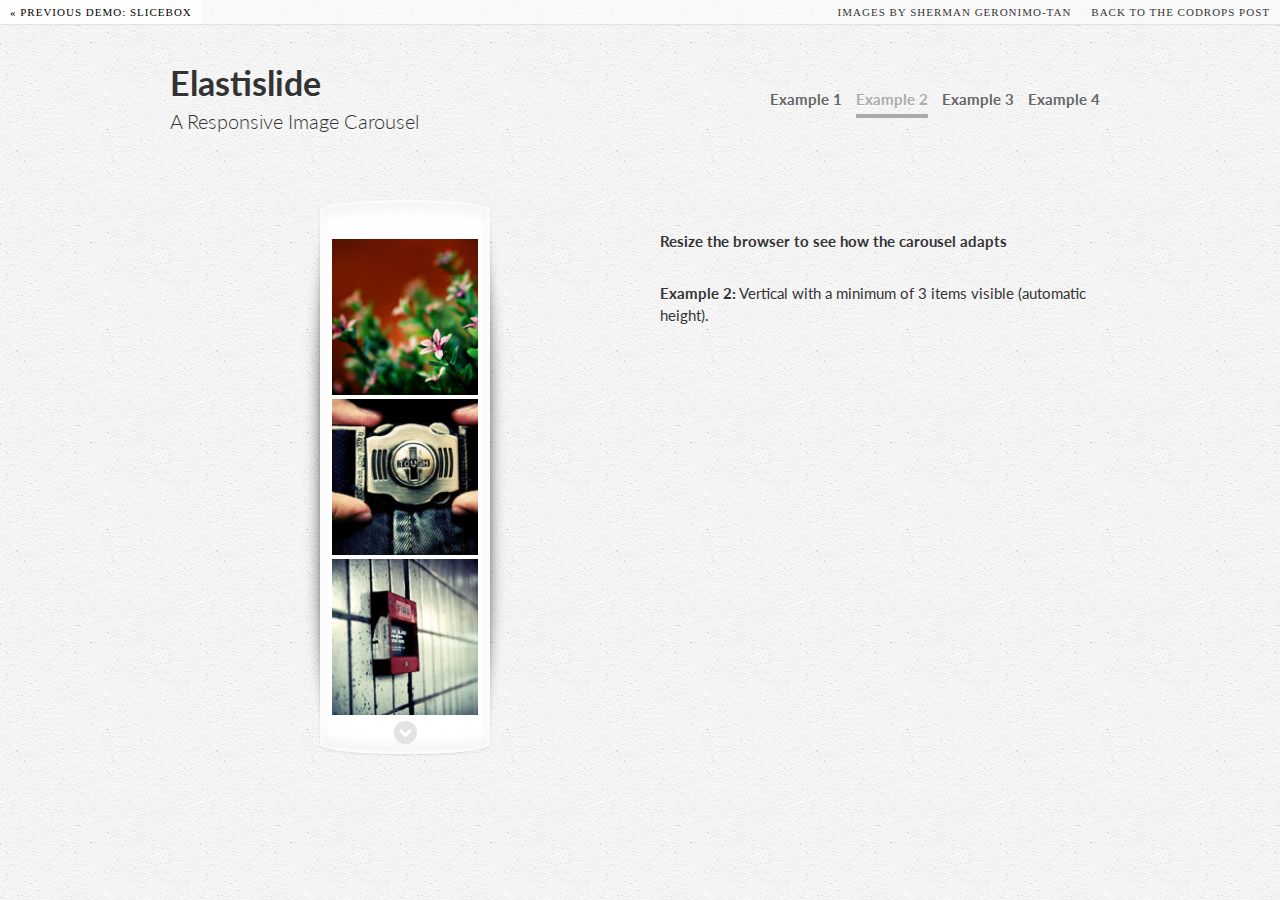
<file: Elastislide/index2.html>
<!DOCTYPE html>
	<!--[if lt IE 7]><html class="no-js lt-ie9 lt-ie8 lt-ie7"><![endif]-->
	<!--[if IE 7]><html class="no-js lt-ie9 lt-ie8"><![endif]-->
	<!--[if IE 8]><html class="no-js lt-ie9"><![endif]-->
	<!--[if gt IE 8]><!--><html class="no-js"><!--<![endif]-->
    <head>
        <title>Elastislide - A Responsive Image Carousel</title>
		<meta charset="UTF-8" />
		<meta http-equiv="X-UA-Compatible" content="IE=edge,chrome=1"> 
		<meta name="viewport" content="width=device-width, initial-scale=1.0, maximum-scale=1.0, user-scalable=no"> 
        <meta name="keywords" content="carousel, jquery, responsive, fluid, elastic, resize, thumbnail, slider" />
		<meta name="author" content="Codrops" />
		<link rel="shortcut icon" href="../favicon.ico"> 
        <link rel="stylesheet" type="text/css" href="css/demo.css" />
		<link rel="stylesheet" type="text/css" href="css/elastislide.css" />
		<link rel="stylesheet" type="text/css" href="css/custom.css" />
		<script src="js/modernizr.custom.17475.js"></script>
    </head>
    <body>
		<div class="container demo-2">
			<!-- Codrops top bar -->
            <div class="codrops-top clearfix">
               <a href="http://tympanus.net/Development/Slicebox/"><strong>&laquo; Previous Demo: </strong>Slicebox</a>
                <span class="right">
                	<a href="http://www.flickr.com/people/smanography/" target="_blank">Images by Sherman Geronimo-Tan</a>
					<a href="http://tympanus.net/codrops/?p=5677"><strong>back to the Codrops post</strong></a>
                </span>
            </div><!--/ Codrops top bar -->

            <div class="main clearfix">
				<header class="clearfix">	
					<h1>Elastislide <span>A Responsive Image Carousel</span></h1>
					<nav class="codrops-demos">
						<a href="index.html">Example 1</a>
						<a class="current-demo" href="index2.html">Example 2</a>
						<a href="index3.html">Example 3</a>
						<a href="index4.html">Example 4</a>
					</nav>
				</header>
				<div class="column">
					<!-- Elastislide Carousel -->
					<ul id="carousel" class="elastislide-list">
						<li><a href="#"><img src="images/small/4.jpg" alt="image04" /></a></li>
						<li><a href="#"><img src="images/small/5.jpg" alt="image05" /></a></li>
						<li><a href="#"><img src="images/small/6.jpg" alt="image06" /></a></li>
						<li><a href="#"><img src="images/small/7.jpg" alt="image07" /></a></li>
						<li><a href="#"><img src="images/small/11.jpg" alt="image11" /></a></li>
						<li><a href="#"><img src="images/small/12.jpg" alt="image12" /></a></li>
						<li><a href="#"><img src="images/small/13.jpg" alt="image13" /></a></li>
						<li><a href="#"><img src="images/small/14.jpg" alt="image14" /></a></li>
						<li><a href="#"><img src="images/small/15.jpg" alt="image15" /></a></li>
						<li><a href="#"><img src="images/small/16.jpg" alt="image16" /></a></li>
						<li><a href="#"><img src="images/small/17.jpg" alt="image17" /></a></li>
						<li><a href="#"><img src="images/small/18.jpg" alt="image18" /></a></li>
						<li><a href="#"><img src="images/small/19.jpg" alt="image19" /></a></li>
						<li><a href="#"><img src="images/small/20.jpg" alt="image20" /></a></li>
						<li><a href="#"><img src="images/small/1.jpg" alt="image01" /></a></li>
						<li><a href="#"><img src="images/small/2.jpg" alt="image02" /></a></li>
						<li><a href="#"><img src="images/small/3.jpg" alt="image03" /></a></li>
						<li><a href="#"><img src="images/small/8.jpg" alt="image08" /></a></li>
						<li><a href="#"><img src="images/small/9.jpg" alt="image09" /></a></li>
						<li><a href="#"><img src="images/small/10.jpg" alt="image10" /></a></li>
					</ul>
					<!-- End Elastislide Carousel -->
				</div>

				<div class="column">
					<p><strong>Resize the browser to see how the carousel adapts</strong></p>
					<p class="info"><strong>Example 2:</strong> Vertical with a minimum of 3 items visible (automatic height).</p>
				</div>

			</div>
		</div>
		<script type="text/javascript" src="http://ajax.googleapis.com/ajax/libs/jquery/1.8.2/jquery.min.js"></script>
		<script type="text/javascript" src="js/jquerypp.custom.js"></script>
		<script type="text/javascript" src="js/jquery.elastislide.js"></script>
		<script type="text/javascript">
			
			$( '#carousel' ).elastislide( {
				orientation : 'vertical'
			} );
			
		</script>
    </body>
</html>
</file>
<file: Elastislide/css/demo.css>
/* General Demo Style */
@import url(http://fonts.googleapis.com/css?family=Lato:300,400,700);

html { height: 100%; }

*,
*:after,
*:before {
	-webkit-box-sizing: border-box;
	-moz-box-sizing: border-box;
	box-sizing: border-box;
	padding: 0;
	margin: 0;
}

/* Clearfix hack by Nicolas Gallagher: http://nicolasgallagher.com/micro-clearfix-hack/ */
.clearfix:before,
.clearfix:after {
    content: " "; /* 1 */
    display: table; /* 2 */
}

.clearfix:after {
    clear: both;
}

.clearfix {
    *zoom: 1;
}

body {
    font-family: 'Lato', Calibri, Arial, sans-serif;
    background: #ddd url(../images/bg.jpg) repeat top left;
    font-weight: 300;
    font-size: 15px;
    color: #333;
    -webkit-font-smoothing: antialiased;
    overflow-y: scroll;
    overflow-x: hidden;
    text-shadow: 0 1px 0 rgba(255,255,255,0.8);
}

a {
	color: #555;
	text-decoration: none;
}

.container {
	width: 100%;
	position: relative;
}

.clr {
	clear: both;
	float: none;
}

.main {
	width: 95%;
	max-width: 960px;
	padding: 0 10px;
	margin: 0 auto;
	position: relative;
}

.main > header {
	padding: 40px 0;
}

.main > header h1 {
	font-size: 34px;
	line-height: 38px;
	margin: 0;
	font-weight: 700;
	color: #333;
	float: left;
}

.main > header h1 span {
	display: block;
	font-size: 20px;
	font-weight: 300;
}

.main p {
	padding: 30px 0 0;
	text-align: center;
	font-weight: 400;
	line-height: 22px;
}

/* Header Style */
.codrops-top {
	line-height: 24px;
	font-size: 11px;
	background: #fff;
	background: rgba(255, 255, 255, 0.5);
	text-transform: uppercase;
	z-index: 9999;
	position: relative;
	font-family: Cambria, Georgia, serif;
	box-shadow: 1px 0px 2px rgba(0,0,0,0.2);
}

.codrops-top a {
	padding: 0px 10px;
	letter-spacing: 1px;
	color: #333;
	text-shadow: 0 -1px 0 #fff;
	display: inline-block;
}

.codrops-top a:hover {
	background: rgba(255,255,255,0.8);
	color: #000;
}

.codrops-top span.right {
	float: right;
}

.codrops-top span.right a {
	float: left;
	display: block;
}

/* Demo Buttons Style */
.codrops-demos {
	float: right;
	clear: none;
	padding-top: 10px;
}

.codrops-demos a {
    display: inline-block;
    margin: 10px 10px 10px 0;
    color: #666;
    font-weight: 700;
    line-height: 30px;
    border-bottom: 4px solid transparent;
}

.codrops-demos a:hover {
	color: #000;
	border-color: #000;
}

.codrops-demos a.current-demo,
.codrops-demos a.current-demo:hover {
	color: #aaa;
	border-color: #aaa;
}

.column {
	width: 50%;
	float: left;
	padding: 20px;
	min-height: 300px;
}

.column p {
	text-align: left;
}

.column-20 {
	width: 20%;
}

.column-80 {
	width: 80%;
}

.js .fixed-bar {
	position: fixed;
	width: 100%;
	left: 0;
	bottom: 0;
}

.js .gallery {
	width: 100%;
	margin: 0 auto;
	border-radius: 20px;
	position: relative;
	background: #000 url(../images/black_denim.png);
	box-shadow: 0 2px 1px rgba(255,255,255,0.9), 0 -2px 1px rgba(255,255,255,0.9);
}

.lt-ie8 .elastislide-list {
	display: none;
}

@media screen and (max-width: 690px) {
	.codrops-demos {
		float: left;
		clear: both;
	}
}
</file>
<file: Elastislide/css/elastislide.css>
/* Elastislide Style */

.elastislide-list {
	list-style-type: none;
	display: none;
}

.no-js .elastislide-list {
	display: block;
}

.elastislide-carousel ul li {
	min-width: 20px; /* minimum width of the image (min width + border) */
}

.elastislide-wrapper {
	position: relative;
	background-color: #fff;
	margin: 0 auto;
	min-height: 60px;
	box-shadow: 1px 1px 3px rgba(0,0,0,0.2);
}

.elastislide-wrapper.elastislide-loading {
	background-image: url(../images/loading.gif);
	background-repeat: no-repeat;
	background-position: center center;
}

.elastislide-horizontal {
	padding: 10px 40px;
}

.elastislide-vertical {
	padding: 40px 10px;
}

.elastislide-carousel {
	overflow: hidden;
	position: relative;
}

.elastislide-carousel ul {
	position: relative;
	display: block;
	list-style-type: none;
	padding: 0;
	margin: 0;
	-webkit-backface-visibility: hidden;
	-webkit-transform: translateX(0px);
	-moz-transform: translateX(0px);
	-ms-transform: translateX(0px);
	-o-transform: translateX(0px);
	transform: translateX(0px);
}

.elastislide-horizontal ul {
	white-space: nowrap;
}

.elastislide-carousel ul li {
	margin: 0;
	-webkit-backface-visibility: hidden;
}

.elastislide-horizontal ul li {
	height: 100%;
	display: inline-block;
}

.elastislide-vertical ul li {
	display: block;
}

.elastislide-carousel ul li a {
	display: inline-block;
	width: 100%;
}

.elastislide-carousel ul li a img {
	display: block;
	border: 2px solid white;
	max-width: 100%;
}

/* Navigation Arrows */

.elastislide-wrapper nav span {
	position: absolute;
	background: #ddd url(../images/nav.png) no-repeat 4px 3px;
	width: 23px;
	height: 23px;
	border-radius: 50%;
	text-indent: -9000px;
	cursor: pointer;
	opacity: 0.8;
}

.elastislide-wrapper nav span:hover {
	opacity: 1.0
}

.elastislide-horizontal nav span {
	top: 50%;
	left: 10px;
	margin-top: -11px;
}

.elastislide-vertical nav span {
	top: 10px;
	left: 50%;
	margin-left: -11px;
	background-position: -17px 5px;
}

.elastislide-horizontal nav span.elastislide-next {
	right: 10px;
	left: auto;
	background-position: 4px -17px;
}

.elastislide-vertical nav span.elastislide-next {
	bottom: 10px;
	top: auto;
	background-position: -17px -18px;
}
</file>
<file: Elastislide/css/custom.css>
/* Custom Elastislide Styling */

.demo-1 .elastislide-horizontal {
	padding: 10px 37px;
	border-radius: 10px/90px;
	box-shadow: 
		0 1px 3px rgba(0, 0, 0, 0.1), 
		inset -2px 0 3px 2px rgba(255, 255, 255, 0.6), 
		inset 2px 0 3px 2px rgba(255, 255, 255, 0.6), 
		inset -10px 0 10px 1px rgba(155, 155, 155, 0.1), 
		inset 10px 0 10px 1px rgba(155, 155, 155, 0.1);
}

.demo-1 .elastislide-wrapper:before,
.demo-1 .elastislide-wrapper:after{
	content: '';
	position: absolute;
	z-index: -2;
	bottom: 15px;
	left:  20px;
	width: 50%;
	height: 20%;
	border-radius: 10px/90px;
	box-shadow: 0 15px 10px rgba(0,0,0,0.7);
	-webkit-transform: rotate(-3deg);
	-moz-transform: rotate(-3deg);
	-ms-transform: rotate(-3deg);
	-o-transform: rotate(-3deg);
	transform: rotate(-3deg);
}

.demo-1 .elastislide-wrapper:after {
	right: 20px;
	left: auto;
	-webkit-transform: rotate(3deg);
	-moz-transform: rotate(3deg);
	-ms-transform: rotate(3deg);
	-o-transform: rotate(3deg);
	transform: rotate(3deg);
}

.demo-2 .elastislide-vertical {
	max-width: 170px;
	padding: 37px 10px;
	border-radius: 90px/10px;
	box-shadow: 
		0 1px 3px rgba(0, 0, 0, 0.1), 
		inset -2px 0 3px 2px rgba(255, 255, 255, 0.6), 
		inset 2px 0 3px 2px rgba(255, 255, 255, 0.6), 
		inset 0 -10px 10px 1px rgba(155, 155, 155, 0.1), 
		inset 0 10px 10px 1px rgba(155, 155, 155, 0.1);
}

.demo-2 .elastislide-vertical:before {
	top: 30px;
	bottom: 30px;
	left: 0;
	right: 0;
	content: " ";
	position: absolute;
	z-index: -2;
	box-shadow: 0 0 15px rgba(0,0,0,0.6);
	border-radius: 20px/160px;
}

.demo-2 .elastislide-vertical:after {
	content: " ";
	position: absolute;
	z-index: -2;
}

.demo-3 .elastislide-horizontal {
	background-color: #000;
	padding: 30px 60px;
}

.no-touch .demo-3 .elastislide-horizontal {
	opacity: 0.8;
	-webkit-transition: opacity 0.3s ease-in-out;
	-moz-transition: opacity 0.3s ease-in-out;
	-ms-transition: opacity 0.3s ease-in-out;
	-o-transition: opacity 0.3s ease-in-out;
	transition: opacity 0.3s ease-in-out;
}

.no-touch .demo-3 .elastislide-horizontal:hover {
	opacity: 1;
}

.demo-3 .elastislide-wrapper nav span {
	background-color: #000;
}

.demo-3 .elastislide-carousel ul li a{
	padding: 0 10px;
}

.demo-3 .elastislide-carousel ul li a img {
	border-radius: 10px;
	border: none;
}

.demo-4 .elastislide-horizontal {
	background-color: transparent;
	border-radius: 20px 20px 0 0;
}

.demo-3 .elastislide-horizontal.elastislide-loading,
.demo-4 .elastislide-horizontal.elastislide-loading {
	background-image: url(../images/loading_dark.gif);
}

.demo-4 .elastislide-carousel ul li a{
	padding: 2px;
}

.demo-4 .elastislide-carousel ul li a img {
	
	border: none;
	

.demo-4 .elastislide-wrapper nav span {
	background-color: #666;
	box-shadow: inset 0 1px 1px rgba(0,0,0,0.2);
}

.demo-4 .image-preview img {
	border-radius: 0 0 20px 20px;
	max-width: 100%;
	display: block;
}

.demo-4 .elastislide-carousel ul li.current-img a img {
	box-shadow: 0 0 3px 2px rgba(62,235,255,0.8);
}

@media screen and (max-width: 460px) {
	.demo-3 .elastislide-horizontal {
		padding: 10px 40px;
	}
}
</file>
<file: GammaGallery-master/css/style.css>
@import url('demo.css');

/* Entypo Icon Font */
@font-face {
  font-family: 'entypo-selected';
  src: url("../font/entypo-selected.eot");
  src: 
	  url("../font/entypo-selected.eot?#iefix") format('embedded-opentype'), 
	  url("../font/entypo-selected.woff") format('woff'), 
	  url("../font/entypo-selected.ttf") format('truetype'), 
	  url("../font/entypo-selected.svg#entypo-selected") format('svg');
  font-weight: normal;
  font-style: normal;
}
body{
    background: #252323;
}
/* Gamma Gallery Style */

.gamma-container {
	min-height: 200px;
}

.gamma-gallery {
	list-style-type: none;
	padding: 0;
	margin: 0;
	width: 100%;
	position: relative;
}

/* http://nicolasgallagher.com/micro-clearfix-hack/ */
.gamma-gallery:before,
.gamma-gallery:after {
    content: " ";
    display: table;
}

.gamma-gallery:after {
    clear: both;
}

/**
 * For IE 6/7 only
 * Include this rule to trigger hasLayout and contain floats.
.gamma-gallery {
    *zoom: 1;
}
 */

.gamma-gallery li {
	display: block;
	position: relative;
	cursor: pointer;
	float: left;
	padding: 4px;
}

.gamma-gallery li img {
	max-width: 100%;
	width: auto;
	height: auto;
	display: block;
}

.gamma-description {
	background: #fff;
	background: rgba(255, 255, 255, 0.6);
	position: absolute;
	top: 20px;
	left: 20px;
	bottom: 20px;
	right: 20px;
	text-align: center;
	-ms-filter:"progid:DXImageTransform.Microsoft.Alpha(Opacity=0)";
	filter: alpha(opacity=0);
	opacity: 0;
	-webkit-transition: opacity 0.4s ease-in-out;
	-moz-transition: opacity 0.4s ease-in-out;
	-ms-transition: opacity 0.4s ease-in-out;
	-o-transition: opacity 0.4s ease-in-out;
	transition: opacity 0.4s ease-in-out;
}

.no-touch .gamma-gallery li:hover .gamma-description {
	-ms-filter:"progid:DXImageTransform.Microsoft.Alpha(Opacity=80)";
	filter: alpha(opacity=80);
	opacity: 1;
}
 
.gamma-description:before {
	content: '';
	height: 100%;
}

.gamma-description:before,
.gamma-description h3 {
	display: inline-block;
	vertical-align: middle;
}

.gamma-description h3 {
	width: 100%;
	padding: 0 20px;
	font-weight: 400;
	text-transform: uppercase;
	font-size: 16px;
	letter-spacing: 2px;
}

.gamma-buttons {
	position: absolute;
	top: 10px;
	right: 10px;
	z-index: 10001;
}

.gamma-buttons button {
	float: left;
	background: #333;
	color: #fff;
	display: block;
	width: 30px;
	height: 30px;
	font-size: 14px;
	margin-left: 5px;
	cursor: pointer;
	border: none;
	outline: none;
}

.gamma-buttons button:before,
.gamma-nav span:before {
	font-family: 'entypo-selected';
	font-style: normal;
	font-weight: normal;
	speak: none;
	display: block;
	text-align: center;
	opacity: 0.7;
	outline: none;
}

.no-touch .gamma-buttons button:hover {
	background: #666;
}

button.gamma-btn-close:before {
	content: '\2715';
}

button.gamma-btn-ssplay:before {
	content: '\25b6';
}

button.gamma-btn-sspause:before {
	content: '\2389';
}

.gamma-single-view {
	position: fixed;
	top: 0;
	left: 0;
	width: 100%;
	height: 100%;	
	z-index: 10000;
	text-align: center;
	display:none;
}

.gamma-overlay {
	background: #000;
	position: fixed;
	top: 0;
	left: 0;
	width: 100%;
	height: 100%;
	opacity: 0;
	display: none;
	z-index: 9999;
}

.gamma-single-view img {
	position: absolute;
	cursor: pointer;
}

.gamma-description-wrapper {
	background: rgba(0,0,0,0.7);
	position: absolute;
	bottom: 0px;
	left: 0px;
	right: 0px;
	z-index: 10;
	padding: 5px 0;
}

.gamma-single-view .gamma-description {
	background: transparent;
	position: relative;
	bottom: auto;
	left: auto;
	right: auto;
	top: auto;
}

.gamma-single-view .gamma-description h3 {
	font-size: 15px;
	padding: 5px 0;
	color: #fff;
}

.gamma-nav span {
	position: absolute;
	display: block;
	width: 20px;
	height: 38px;
	top: 50%;
	margin-top: -19px;
	left: 20px;
	cursor: pointer;
	text-align: center;
	-webkit-transition: all 0.3s ease;
	-moz-transition: all 0.3s ease;
	-ms-transition: all 0.3s ease;
	-o-transition: all 0.3s ease;
	transition: all 0.3s ease;
}

.gamma-nav span.gamma-next {
	left: auto;
	right: 20px;
}

.gamma-nav span:before {
	color: #fff;
	opacity: 0.7;
	font-size: 40px;
}

.gamma-nav span:hover:before {
	opacity: 1;
}

.gamma-nav span:before {
	display: block;
	margin: 0;
	width: auto;
}

.gamma-nav span.gamma-prev:before {
	content: '\e75d';
}

.gamma-nav span.gamma-next:before {
	content: '\e75e';
}

.gamma-img-fly {
	position: absolute;
	top: 0;
	left: 0;
	z-index: 99999;
}

/* Loaders */

.gamma-loading {
	background: transparent url(../images/loader_light.gif) no-repeat center center;
}

.gamma-single-view.gamma-loading {
	background: transparent url(../images/loader_dark.gif) no-repeat center center;
}


/* Make some things unselectable. Remove where selection is needed: */

.gamma-container img,
.gamma-nav span,
.gamma-buttons button,
.gamma-description-wrapper,
.gamma-description,
.gamma-description h3 {
	-webkit-touch-callout: none;
	-webkit-user-select: none;
	-khtml-user-select: none;
	-moz-user-select: none;
	-ms-user-select: none;
	user-select: none;
}

@media screen and (max-width: 750px) {

	.gamma-description {
		top: 10px;
		left: 10px;
		bottom: 10px;
		right: 10px;
	}

	.gamma-description h3 {
		font-size: 14px;
		padding: 0 5px;
	}

}

@media screen and (max-width: 500px) {

	.gamma-buttons {
		float: left;
		clear: both;
	}

}
</file>
<file: GammaGallery-master/css/noJS.css>
.gamma-loading {
	background-image: none;
}
</file>
